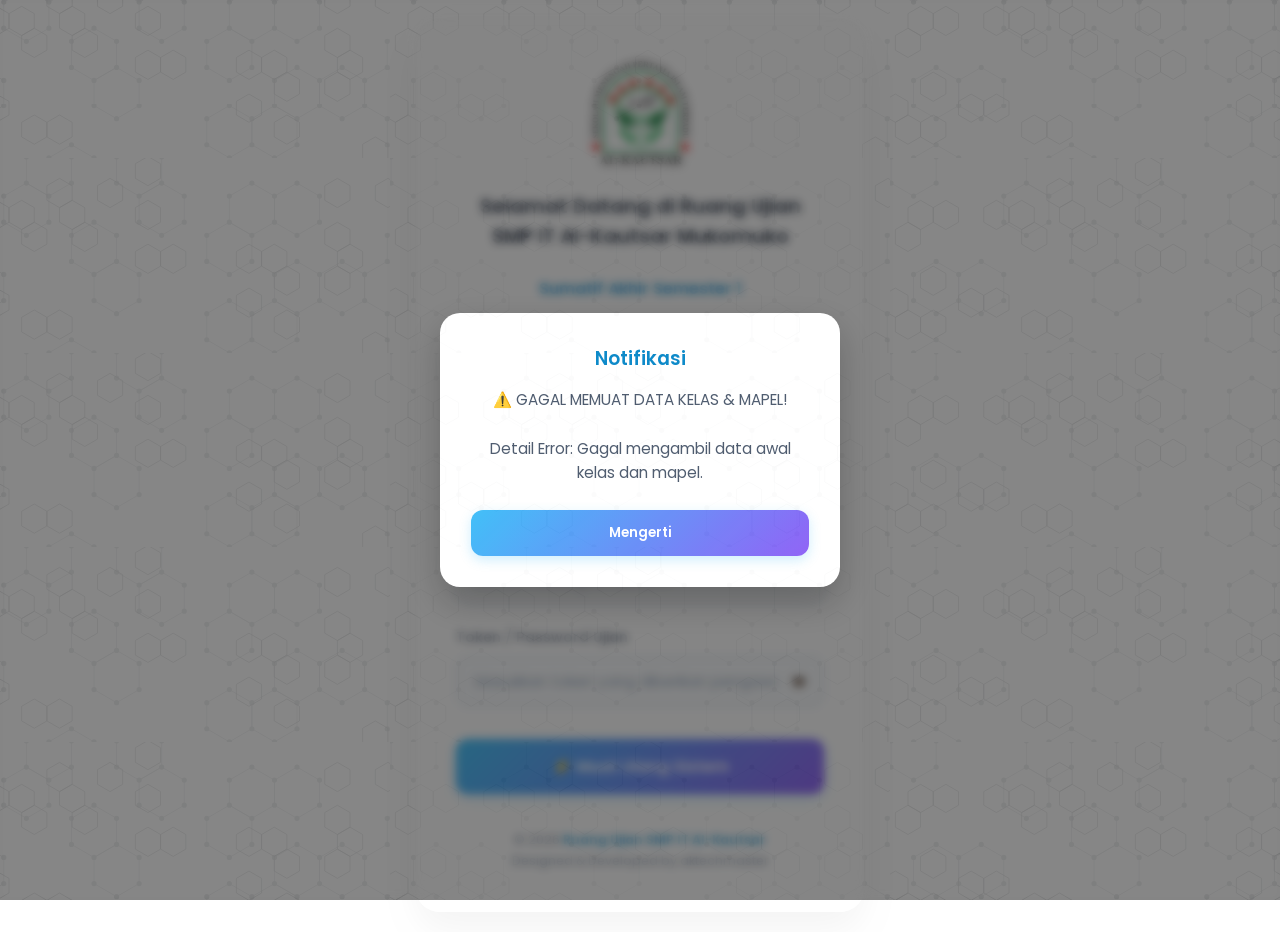
<file: index.html>
<!DOCTYPE html>
<html lang="id">
<head>
    <meta charset="UTF-8">
    <meta name="viewport" content="width=device-width, initial-scale=1.0">
    <title>Ruang Ujian CBT - SMP IT Al-Kautsar</title>
    <link rel="icon" href="smpit.png" type="image/png">
    <link href="https://fonts.googleapis.com/css2?family=Poppins:wght@300;400;500;600;700&display=swap" rel="stylesheet">
    <link rel="stylesheet" href="style.css">

    <!-- Custom CSS untuk Ukuran Seragam Tombol Kelas & Mapel -->
    <style>
        /* Ukuran seragam tombol kelas (Seukuran '9 BILINGUAL') */
        #kelasContainer button,
        #kelasContainer .btn-kelas {
            width: 135px !important;
            text-align: center;
            justify-content: center;
            box-sizing: border-box;
        }

        /* Ukuran seragam tombol mapel (Seukuran 'Tarjim') */
        #mapelContainer button,
        #mapelContainer .btn-mapel,
        #mapelContainer .mapel-btn {
            width: 85px !important;
            text-align: center;
            justify-content: center;
            box-sizing: border-box;
        }
    </style>
</head>
<body>

    <div class="login-container">
        <img src="smpit.png" alt="Logo SMP IT Al-Kautsar" class="logo" onerror="this.src='https://via.placeholder.com/100?text=LOGO'">
        
        <h1>Selamat Datang di Ruang Ujian<br>SMP IT Al-Kautsar Mukomuko</h1>
        <!-- Subtitle judul ujian dinamis dari CONFIG -->
        <p class="exam-title" style="text-align: center; font-weight: 600; color: #0284c7; margin-top: -10px; margin-bottom: 20px;"></p>

        <form id="loginForm">
            <div class="input-group">
                <label for="pilihKelas">Pilih Kelas</label>
                <div id="kelasContainer" style="display: flex; flex-wrap: wrap; gap: 8px; margin-top: 6px;"></div>
                <input type="hidden" id="pilihKelas" required>
            </div>

            <div class="input-group">
                <label for="pilihSiswa">Nama Siswa</label>
                <!-- Regex diperbarui agar mendukung nama dengan petik (') atau titik (.) -->
                <input type="text" id="pilihSiswa" list="listSiswa" placeholder="Ketik nama lengkap siswa..." autocomplete="off" required>
                <datalist id="listSiswa"></datalist>
                <div id="loadingSiswa" class="loader">Memuat data siswa dari server...</div>
            </div>

            <div class="input-group">
                <label for="pilihMapel">Pilih Mata Pelajaran</label>
                <div id="mapelContainer" style="display: flex; flex-wrap: wrap; gap: 8px; margin-top: 6px;"></div>
                <input type="hidden" id="pilihMapel" required>
            </div>

            <div class="input-group">
                <label for="emailSiswa">Email Anda</label>
                <input type="email" id="emailSiswa" placeholder="contoh: siswa@email.com" required>
            </div>
            
            <div class="input-group">
                <label for="tokenUjian">Token / Password Ujian</label>
                <div style="position: relative;">
                    <input type="password" id="tokenUjian" placeholder="Masukkan token yang diberikan pengawas" required style="padding-right: 45px;">
                    <span id="toggleToken" style="position: absolute; right: 15px; top: 50%; transform: translateY(-50%); cursor: pointer; user-select: none;">👁️</span>
                </div>
            </div>

            <button type="submit" class="btn-submit" id="btnSubmit" disabled>Memuat Sistem...</button>
        </form>

        <div class="footer-credit">
            &copy; 2026 <span>Ruang Ujian SMP IT Al-Kautsar</span> <br>
            Designed & Developed by aktechmaster
        </div>
    </div>

    <!-- Modal Alert Custom -->
    <div id="exambroAlertModal" style="display: none; position: fixed; z-index: 999999; left: 0; top: 0; width: 100%; height: 100%; background: rgba(0,0,0,0.5); backdrop-filter: blur(5px); justify-content: center; align-items: center;">
        <div style="background: #ffffff; padding: 30px; border-radius: 20px; width: 90%; max-width: 400px; text-align: center; box-shadow: 0 15px 35px rgba(0,0,0,0.25); border: 1px solid rgba(255,255,255,0.3);">
            <h3 style="color: #0284c7; margin-bottom: 15px; font-weight: 600;">Notifikasi</h3>
            <p id="exambroAlertMessage" style="color: #475569; font-size: 0.95rem; line-height: 1.6; margin-bottom: 25px; white-space: pre-line;"></p>
            <button onclick="tutupExambroAlert()" style="width: 100%; padding: 13px; background: linear-gradient(135deg, #38bdf8, #8b5cf6); border: none; border-radius: 12px; color: white; font-weight: 600; cursor: pointer; box-shadow: 0 4px 12px rgba(56, 189, 248, 0.25);">Mengerti</button>
        </div>
    </div>

    <!-- Pemuatan Skrip dari Folder js/ -->
    <script src="js/config.js"></script>
    <script src="js/api.js"></script>
    <script src="js/ui.js"></script>
    <script src="js/app.js"></script>
</body>
</html>
</file>
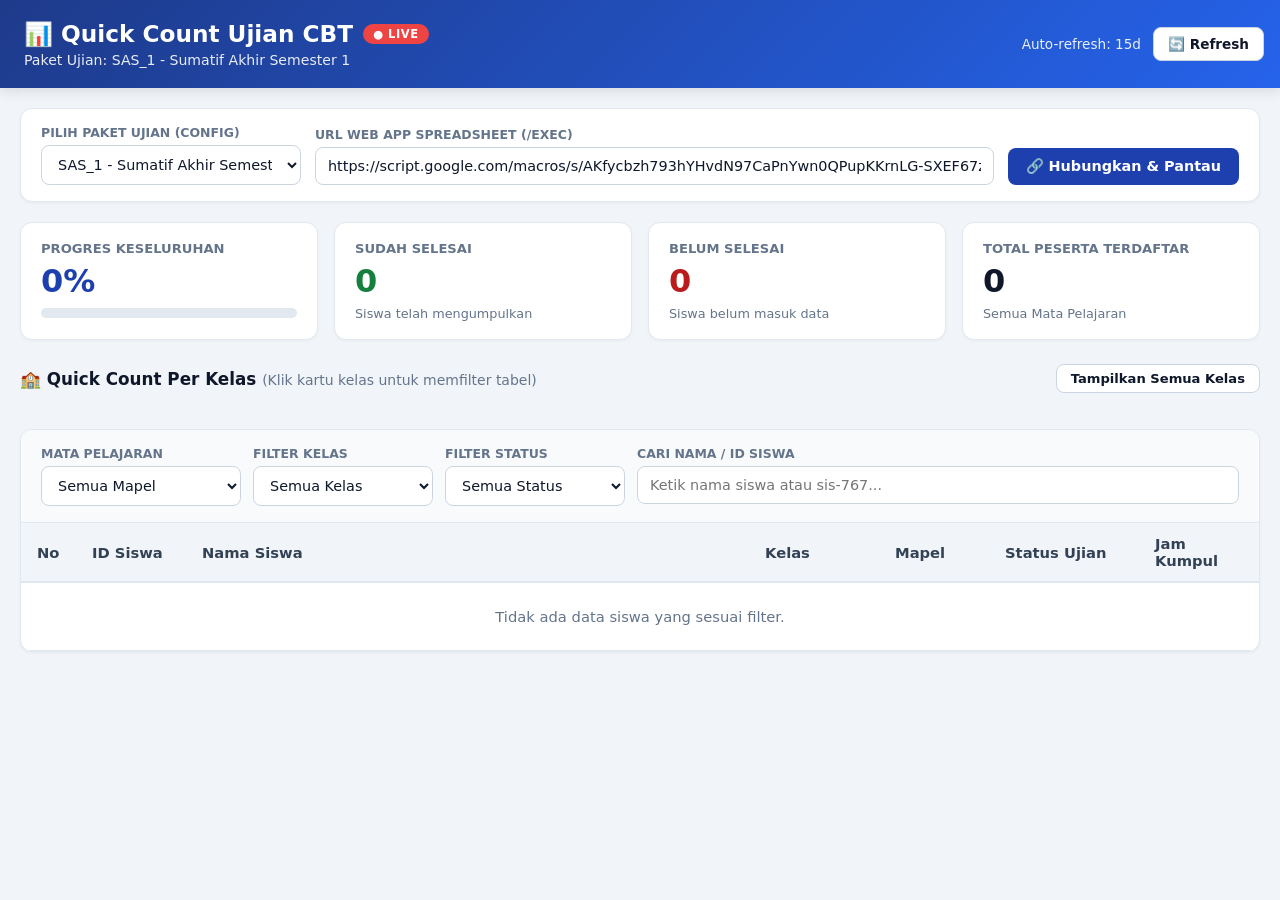
<file: monitor.html>
<!DOCTYPE html>
<html lang="id">
<head>
    <meta charset="UTF-8">
    <!-- Memaksa browser HP merender tampilan desktop selebar 1280px secara default -->
    <meta name="viewport" content="width=1280">
    <title>Quick Count & Monitor Ujian Real-Time</title>
    <script src="js/config.js"></script>
    <style>
        :root {
            --primary: #1e40af;
            --primary-light: #dbeafe;
            --success: #15803d;
            --success-bg: #dcfce7;
            --warning: #b45309;
            --warning-bg: #fef3c7;
            --danger: #b91c1c;
            --danger-bg: #fee2e2;
            --bg: #f1f5f9;
            --card: #ffffff;
            --text: #0f172a;
            --muted: #64748b;
            --border: #e2e8f0;
        }
        * { box-sizing: border-box; margin: 0; padding: 0; font-family: 'Segoe UI', system-ui, -apple-system, sans-serif; }
        
        /* Mengunci lebar minimum halaman agar layout desktop tidak pernah menyempit */
        html, body {
            min-width: 1280px;
            background: var(--bg);
            color: var(--text);
            padding-bottom: 40px;
        }

        /* Header */
        .header {
            background: linear-gradient(135deg, #1e3a8a, #2563eb);
            color: white;
            padding: 20px 24px;
            box-shadow: 0 4px 12px rgba(0,0,0,0.1);
        }
        .header-inner {
            width: 1240px;
            margin: 0 auto;
            display: flex;
            justify-content: space-between;
            align-items: center;
            gap: 15px;
        }
        .header h1 { font-size: 1.45rem; display: flex; align-items: center; gap: 10px; }
        .live-badge {
            background: #ef4444;
            color: white;
            font-size: 0.72rem;
            font-weight: 700;
            padding: 3px 10px;
            border-radius: 999px;
            letter-spacing: 0.5px;
            animation: pulse 1.5s infinite;
        }
        @keyframes pulse {
            0%, 100% { opacity: 1; }
            50% { opacity: 0.55; }
        }
        .header-meta { font-size: 0.88rem; opacity: 0.9; margin-top: 4px; }

        .container { width: 1240px; margin: 20px auto; padding: 0; }

        /* Panel Konfigurasi Sumber Data */
        .config-card {
            background: var(--card);
            border: 1px solid var(--border);
            border-radius: 12px;
            padding: 16px 20px;
            margin-bottom: 20px;
            box-shadow: 0 1px 3px rgba(0,0,0,0.05);
        }
        .config-grid {
            display: grid;
            grid-template-columns: 260px 1fr auto;
            gap: 14px;
            align-items: end;
        }
        .form-group label {
            display: block;
            font-size: 0.78rem;
            font-weight: 600;
            color: var(--muted);
            margin-bottom: 5px;
            text-transform: uppercase;
        }
        select, input[type="text"] {
            width: 100%;
            padding: 10px 12px;
            border: 1px solid #cbd5e1;
            border-radius: 8px;
            font-size: 0.9rem;
            background: #fff;
            color: var(--text);
        }
        select:focus, input:focus { outline: none; border-color: var(--primary); box-shadow: 0 0 0 3px var(--primary-light); }
        .btn {
            padding: 10px 18px;
            border: none;
            border-radius: 8px;
            font-weight: 600;
            font-size: 0.9rem;
            cursor: pointer;
            transition: 0.2s;
            display: inline-flex;
            align-items: center;
            gap: 6px;
            white-space: nowrap;
        }
        .btn-primary { background: var(--primary); color: white; }
        .btn-primary:hover { background: #1d4ed8; }
        .btn-outline { background: white; border: 1px solid #cbd5e1; color: var(--text); }
        .btn-outline:hover { background: #f8fafc; }

        /* Statistik Utama (4 Kolom Sejajar Desktop) */
        .summary-grid {
            display: grid;
            grid-template-columns: repeat(4, 1fr);
            gap: 16px;
            margin-bottom: 24px;
        }
        .stat-card {
            background: var(--card);
            border: 1px solid var(--border);
            border-radius: 12px;
            padding: 18px 20px;
            box-shadow: 0 1px 3px rgba(0,0,0,0.04);
        }
        .stat-label { font-size: 0.82rem; color: var(--muted); font-weight: 600; }
        .stat-value { font-size: 2rem; font-weight: 800; margin: 6px 0; }
        .stat-sub { font-size: 0.8rem; color: var(--muted); }
        .progress-track {
            width: 100%;
            height: 10px;
            background: #e2e8f0;
            border-radius: 999px;
            overflow: hidden;
            margin-top: 8px;
        }
        .progress-fill {
            height: 100%;
            background: linear-gradient(90deg, #16a34a, #22c55e);
            transition: width 0.5s ease;
        }

        /* Quick Count Per Kelas (5 Kolom Sejajar Desktop) */
        .section-title {
            font-size: 1.05rem;
            font-weight: 700;
            margin-bottom: 12px;
            display: flex;
            justify-content: space-between;
            align-items: center;
        }
        .kelas-grid {
            display: grid;
            grid-template-columns: repeat(5, 1fr);
            gap: 12px;
            margin-bottom: 24px;
        }
        .kelas-card {
            background: var(--card);
            border: 2px solid var(--border);
            border-radius: 10px;
            padding: 14px;
            cursor: pointer;
            transition: 0.2s;
        }
        .kelas-card:hover { border-color: #93c5fd; transform: translateY(-2px); }
        .kelas-card.active { border-color: var(--primary); background: #eff6ff; }
        .kelas-top { display: flex; justify-content: space-between; align-items: center; font-weight: 700; margin-bottom: 6px; }
        .kelas-pct { font-size: 0.85rem; color: var(--success); }
        .kelas-count { font-size: 0.8rem; color: var(--muted); margin-bottom: 6px; }

        /* Filter & Tabel Siswa */
        .table-card {
            background: var(--card);
            border: 1px solid var(--border);
            border-radius: 12px;
            overflow: hidden;
            box-shadow: 0 1px 3px rgba(0,0,0,0.05);
        }
        .filter-bar {
            padding: 16px 20px;
            background: #f8fafc;
            border-bottom: 1px solid var(--border);
            display: grid;
            grid-template-columns: 200px 180px 180px 1fr;
            gap: 12px;
        }
        .table-wrap { max-height: 620px; overflow-y: auto; }
        table { width: 100%; border-collapse: collapse; text-align: left; font-size: 0.92rem; }
        th {
            background: #f1f5f9;
            padding: 12px 16px;
            font-weight: 700;
            color: #334155;
            border-bottom: 2px solid var(--border);
            position: sticky;
            top: 0;
            z-index: 10;
        }
        td { padding: 11px 16px; border-bottom: 1px solid var(--border); }
        tr:hover td { background: #f8fafc; }

        .badge {
            display: inline-flex;
            align-items: center;
            gap: 5px;
            padding: 4px 12px;
            border-radius: 999px;
            font-size: 0.78rem;
            font-weight: 700;
        }
        .badge-selesai { background: var(--success-bg); color: var(--success); border: 1px solid #86efac; }
        .badge-belum { background: var(--danger-bg); color: var(--danger); border: 1px solid #fca5a5; }
        .id-pill {
            font-family: monospace;
            background: #f1f5f9;
            padding: 2px 7px;
            border-radius: 5px;
            font-size: 0.82rem;
            color: #475569;
        }
    </style>
</head>
<body>

<div class="header">
    <div class="header-inner">
        <div>
            <h1>📊 Quick Count Ujian CBT <span class="live-badge">● LIVE</span></h1>
            <div class="header-meta" id="subtitleUjian">Memuat konfigurasi ujian...</div>
        </div>
        <div style="display: flex; align-items: center; gap: 12px;">
            <span id="countdownText" style="font-size: 0.85rem; opacity: 0.9;">Auto-refresh: 15d</span>
            <button class="btn btn-outline" onclick="refreshDataManual()" style="padding: 8px 14px; font-size: 0.85rem;">🔄 Refresh</button>
        </div>
    </div>
</div>

<div class="container">
    <!-- Pengaturan Sumber Spreadsheet (/exec) -->
    <div class="config-card">
        <div class="config-grid">
            <div class="form-group">
                <label>Pilih Paket Ujian (Config)</label>
                <select id="selectPaketUjian" onchange="gantiPaketUjian()">
                    <option value="CUSTOM">-- Input URL Manual --</option>
                </select>
            </div>
            <div class="form-group">
                <label>URL Web App Spreadsheet (/exec)</label>
                <input type="text" id="inputExecUrl" placeholder="https://script.google.com/macros/s/.../exec">
            </div>
            <div>
                <button class="btn btn-primary" onclick="terapkanExecUrl()">🔗 Hubungkan & Pantau</button>
            </div>
        </div>
    </div>

    <!-- Statistik Ringkasan Quick Count -->
    <div class="summary-grid">
        <div class="stat-card">
            <div class="stat-label">PROGRES KESELURUHAN</div>
            <div class="stat-value" id="statPersen" style="color: var(--primary);">0%</div>
            <div class="progress-track"><div class="progress-fill" id="statBar" style="width: 0%;"></div></div>
        </div>
        <div class="stat-card">
            <div class="stat-label">SUDAH SELESAI</div>
            <div class="stat-value" id="statSelesai" style="color: var(--success);">0</div>
            <div class="stat-sub">Siswa telah mengumpulkan</div>
        </div>
        <div class="stat-card">
            <div class="stat-label">BELUM SELESAI</div>
            <div class="stat-value" id="statBelum" style="color: var(--danger);">0</div>
            <div class="stat-sub">Siswa belum masuk data</div>
        </div>
        <div class="stat-card">
            <div class="stat-label">TOTAL PESERTA TERDAFTAR</div>
            <div class="stat-value" id="statTotal">0</div>
            <div class="stat-sub" id="statMapelInfo">Semua Mata Pelajaran</div>
        </div>
    </div>

    <!-- Quick Count Per Kelas -->
    <div class="section-title">
        <span>🏫 Quick Count Per Kelas <small style="font-weight: normal; color: var(--muted);">(Klik kartu kelas untuk memfilter tabel)</small></span>
        <button class="btn btn-outline" onclick="pilihKelas('ALL')" style="padding: 6px 14px; font-size: 0.82rem;">Tampilkan Semua Kelas</button>
    </div>
    <div class="kelas-grid" id="kelasGrid"></div>

    <!-- Tabel Status Siswa -->
    <div class="table-card">
        <div class="filter-bar">
            <div class="form-group">
                <label>Mata Pelajaran</label>
                <select id="filterMapel" onchange="renderDashboard()">
                    <option value="ALL">Semua Mapel</option>
                </select>
            </div>
            <div class="form-group">
                <label>Filter Kelas</label>
                <select id="filterKelas" onchange="renderDashboard()">
                    <option value="ALL">Semua Kelas</option>
                </select>
            </div>
            <div class="form-group">
                <label>Filter Status</label>
                <select id="filterStatus" onchange="renderDashboard()">
                    <option value="ALL">Semua Status</option>
                    <option value="SELESAI">✅ Selesai</option>
                    <option value="BELUM">⏳ Belum Selesai</option>
                </select>
            </div>
            <div class="form-group">
                <label>Cari Nama / ID Siswa</label>
                <input type="text" id="filterSearch" placeholder="Ketik nama siswa atau sis-767..." oninput="renderDashboard()">
            </div>
        </div>

        <div class="table-wrap">
            <table>
                <thead>
                    <tr>
                        <th style="width: 55px;">No</th>
                        <th style="width: 110px;">ID Siswa</th>
                        <th>Nama Siswa</th>
                        <th style="width: 130px;">Kelas</th>
                        <th style="width: 110px;">Mapel</th>
                        <th style="width: 150px;">Status Ujian</th>
                        <th style="width: 120px;">Jam Kumpul</th>
                    </tr>
                </thead>
                <tbody id="tabelBody">
                    <tr><td colspan="7" style="text-align:center; padding: 30px; color: var(--muted);">Memuat data siswa...</td></tr>
                </tbody>
            </table>
        </div>
    </div>
</div>

<script>
    let masterSiswa = [];
    let daftarMapel = [];
    let dataSubmit = [];
    let countdown = 15;
    let timerId = null;

    function parseCSV(csvText) {
        const lines = csvText.split(/\r?\n/).filter(l => l.trim() !== '');
        if (lines.length < 2) return [];
        const parseLine = (row) => {
            const vals = [];
            let cur = '', inQ = false;
            for (let i = 0; i < row.length; i++) {
                const c = row[i];
                if (c === '"') inQ = !inQ;
                else if (c === ',' && !inQ) { vals.push(cur.trim().replace(/^"|"$/g, '')); cur = ''; }
                else cur += c;
            }
            vals.push(cur.trim().replace(/^"|"$/g, ''));
            return vals;
        };
        const headers = parseLine(lines[0]).map(h => h.toLowerCase());
        return lines.slice(1).map(line => {
            const vals = parseLine(line);
            const obj = {};
            headers.forEach((h, i) => obj[h] = vals[i] !== undefined ? vals[i] : "");
            return obj;
        });
    }

    document.addEventListener("DOMContentLoaded", async () => {
        isiDropdownUjian();
        await muatDatabaseMaster();
        await ambilDataSubmit();
        mulaiAutoRefresh();
    });

    function isiDropdownUjian() {
        const sel = document.getElementById("selectPaketUjian");
        const inputUrl = document.getElementById("inputExecUrl");

        if (typeof CONFIG !== "undefined" && CONFIG.LIST_UJIAN) {
            Object.keys(CONFIG.LIST_UJIAN).forEach(key => {
                const item = CONFIG.LIST_UJIAN[key];
                const opt = document.createElement("option");
                opt.value = key;
                opt.textContent = `${key} - ${item.nama}`;
                sel.appendChild(opt);
            });

            const savedCustomUrl = localStorage.getItem("monitor_custom_exec_url");
            const savedPaket = localStorage.getItem("monitor_selected_paket");

            if (savedPaket && CONFIG.LIST_UJIAN[savedPaket]) {
                sel.value = savedPaket;
                inputUrl.value = CONFIG.LIST_UJIAN[savedPaket].submit_url || "";
            } else if (savedCustomUrl) {
                sel.value = "CUSTOM";
                inputUrl.value = savedCustomUrl;
            } else if (CONFIG.UJIAN_AKTIF && CONFIG.LIST_UJIAN[CONFIG.UJIAN_AKTIF]) {
                sel.value = CONFIG.UJIAN_AKTIF;
                inputUrl.value = CONFIG.LIST_UJIAN[CONFIG.UJIAN_AKTIF].submit_url || "";
            }
        }
        updateSubtitle();
    }

    function gantiPaketUjian() {
        const key = document.getElementById("selectPaketUjian").value;
        const inputUrl = document.getElementById("inputExecUrl");
        if (key !== "CUSTOM" && typeof CONFIG !== "undefined" && CONFIG.LIST_UJIAN[key]) {
            inputUrl.value = CONFIG.LIST_UJIAN[key].submit_url || "";
            localStorage.setItem("monitor_selected_paket", key);
            localStorage.removeItem("monitor_custom_exec_url");
            updateSubtitle();
            ambilDataSubmit();
        }
    }

    function terapkanExecUrl() {
        const url = document.getElementById("inputExecUrl").value.trim();
        if (!url) {
            alert("Silakan masukkan URL /exec Spreadsheet terlebih dahulu.");
            return;
        }
        document.getElementById("selectPaketUjian").value = "CUSTOM";
        localStorage.setItem("monitor_custom_exec_url", url);
        localStorage.removeItem("monitor_selected_paket");
        updateSubtitle();
        ambilDataSubmit();
    }

    function updateSubtitle() {
        const sel = document.getElementById("selectPaketUjian");
        const label = sel.options[sel.selectedIndex] ? sel.options[sel.selectedIndex].text : "Ujian Aktif";
        document.getElementById("subtitleUjian").textContent = `Paket Ujian: ${label}`;
    }

    async function muatDatabaseMaster() {
        if (typeof CONFIG === "undefined" || !CONFIG.URL_DATA_SISWA) return;
        try {
            const [resSiswa, resToken] = await Promise.all([
                fetch(CONFIG.URL_DATA_SISWA),
                CONFIG.URL_TOKEN_MAPEL ? fetch(CONFIG.URL_TOKEN_MAPEL) : Promise.resolve(null)
            ]);

            const textSiswa = await resSiswa.text();
            masterSiswa = parseCSV(textSiswa).filter(s => s.nama && s.kelas);

            const kelasUnik = [...new Set(masterSiswa.map(s => s.kelas))];
            const selKelas = document.getElementById("filterKelas");
            kelasUnik.forEach(k => {
                const opt = document.createElement("option");
                opt.value = k;
                opt.textContent = k;
                selKelas.appendChild(opt);
            });

            if (resToken) {
                const textToken = await resToken.text();
                const parsedToken = parseCSV(textToken);
                daftarMapel = [...new Set(parsedToken.map(t => t.mapel).filter(Boolean))];
                const selMapel = document.getElementById("filterMapel");
                daftarMapel.forEach(m => {
                    const opt = document.createElement("option");
                    opt.value = m;
                    opt.textContent = m;
                    selMapel.appendChild(opt);
                });
                if (daftarMapel.length > 0) {
                    selMapel.value = daftarMapel[0];
                }
            }
        } catch (err) {
            console.error("Gagal memuat master siswa:", err);
        }
    }

    async function ambilDataSubmit() {
        const execUrl = document.getElementById("inputExecUrl").value.trim();
        if (!execUrl || execUrl.includes("GANTI_DENGAN_URL")) {
            dataSubmit = [];
            renderDashboard();
            return;
        }

        try {
            const res = await fetch(execUrl);
            const json = await res.json();
            if (json && json.status === "success") {
                dataSubmit = json.data || [];

                const selMapel = document.getElementById("filterMapel");
                const existingOpts = Array.from(selMapel.options).map(o => o.value.toUpperCase());
                dataSubmit.forEach(d => {
                    if (d.mapel && !existingOpts.includes(d.mapel.toUpperCase())) {
                        const opt = document.createElement("option");
                        opt.value = d.mapel;
                        opt.textContent = d.mapel;
                        selMapel.appendChild(opt);
                        existingOpts.push(d.mapel.toUpperCase());
                    }
                });
            }
        } catch (err) {
            console.warn("Menunggu respons GAS (pastikan doGet sudah di-deploy):", err);
        }
        renderDashboard();
    }

    function pilihKelas(kelas) {
        document.getElementById("filterKelas").value = kelas;
        renderDashboard();
    }

    function renderDashboard() {
        const mapelDipilih = document.getElementById("filterMapel").value;
        const kelasDipilih = document.getElementById("filterKelas").value;
        const statusDipilih = document.getElementById("filterStatus").value;
        const keyword = document.getElementById("filterSearch").value.trim().toLowerCase();

        const submitFilteredMapel = mapelDipilih === "ALL"
            ? dataSubmit
            : dataSubmit.filter(d => d.mapel.toLowerCase() === mapelDipilih.toLowerCase());

        const hasilGabungan = masterSiswa.map(siswa => {
            const idMaster = (siswa.id || siswa.id_siswa || "").trim().toLowerCase();
            const namaMaster = siswa.nama.trim().toLowerCase();
            const kelasMaster = siswa.kelas.trim().toLowerCase();

            const rekaman = submitFilteredMapel.find(sub => {
                const idSub = (sub.id_siswa || "").trim().toLowerCase();
                if (idMaster && idSub && idSub !== "-") {
                    return idMaster === idSub;
                }
                return sub.nama.trim().toLowerCase() === namaMaster && sub.kelas.trim().toLowerCase() === kelasMaster;
            });

            return {
                id: siswa.id || siswa.id_siswa || "-",
                nama: siswa.nama,
                kelas: siswa.kelas,
                mapel: rekaman ? rekaman.mapel : (mapelDipilih === "ALL" ? "-" : mapelDipilih),
                selesai: Boolean(rekaman),
                jam_kumpul: rekaman ? rekaman.jam_kumpul : "-"
            };
        });

        const basisStat = kelasDipilih === "ALL"
            ? hasilGabungan
            : hasilGabungan.filter(s => s.kelas === kelasDipilih);

        const total = basisStat.length;
        const selesaiCount = basisStat.filter(s => s.selesai).length;
        const belumCount = total - selesaiCount;
        const persen = total > 0 ? ((selesaiCount / total) * 100).toFixed(1) : 0;

        document.getElementById("statPersen").textContent = `${persen}%`;
        document.getElementById("statBar").style.width = `${persen}%`;
        document.getElementById("statSelesai").textContent = selesaiCount;
        document.getElementById("statBelum").textContent = belumCount;
        document.getElementById("statTotal").textContent = total;
        document.getElementById("statMapelInfo").textContent = mapelDipilih === "ALL" ? "Semua Mata Pelajaran" : `Mapel: ${mapelDipilih}`;

        const kelasUnik = [...new Set(masterSiswa.map(s => s.kelas))];
        const kelasGrid = document.getElementById("kelasGrid");
        kelasGrid.innerHTML = kelasUnik.map(kls => {
            const siswaKls = hasilGabungan.filter(s => s.kelas === kls);
            const totKls = siswaKls.length;
            const selKls = siswaKls.filter(s => s.selesai).length;
            const pctKls = totKls > 0 ? Math.round((selKls / totKls) * 100) : 0;
            const isActive = kelasDipilih === kls ? "active" : "";

            return `
                <div class="kelas-card ${isActive}" onclick="pilihKelas('${kls}')">
                    <div class="kelas-top">
                        <span>${kls}</span>
                        <span class="kelas-pct">${pctKls}%</span>
                    </div>
                    <div class="kelas-count">${selKls} / ${totKls} Selesai</div>
                    <div class="progress-track" style="height: 6px;">
                        <div class="progress-fill" style="width: ${pctKls}%;"></div>
                    </div>
                </div>
            `;
        }).join("");

        let dataTabel = basisStat;
        if (statusDipilih === "SELESAI") dataTabel = dataTabel.filter(s => s.selesai);
        if (statusDipilih === "BELUM") dataTabel = dataTabel.filter(s => !s.selesai);
        if (keyword) {
            dataTabel = dataTabel.filter(s =>
                s.nama.toLowerCase().includes(keyword) || s.id.toLowerCase().includes(keyword)
            );
        }

        const tbody = document.getElementById("tabelBody");
        if (dataTabel.length === 0) {
            tbody.innerHTML = `<tr><td colspan="7" style="text-align:center; padding: 25px; color: var(--muted);">Tidak ada data siswa yang sesuai filter.</td></tr>`;
            return;
        }

        tbody.innerHTML = dataTabel.map((s, idx) => `
            <tr>
                <td>${idx + 1}</td>
                <td><span class="id-pill">${s.id}</span></td>
                <td style="font-weight: 600;">${s.nama}</td>
                <td>${s.kelas}</td>
                <td>${s.mapel}</td>
                <td>
                    ${s.selesai
                        ? `<span class="badge badge-selesai">✅ SELESAI</span>`
                        : `<span class="badge badge-belum">⏳ BELUM</span>`}
                </td>
                <td style="color: var(--muted); font-size: 0.85rem;">${s.jam_kumpul}</td>
            </tr>
        `).join("");
    }

    function mulaiAutoRefresh() {
        if (timerId) clearInterval(timerId);
        timerId = setInterval(() => {
            countdown--;
            if (countdown <= 0) {
                countdown = 15;
                ambilDataSubmit();
            }
            document.getElementById("countdownText").textContent = `Auto-refresh: ${countdown}d`;
        }, 1000);
    }

    function refreshDataManual() {
        countdown = 15;
        document.getElementById("countdownText").textContent = `Memperbarui...`;
        ambilDataSubmit();
    }
</script>

</body>
</html>
</file>
<file: style.css>
/* CSS RESET & VARIABLES */
* {
    margin: 0;
    padding: 0;
    box-sizing: border-box;
    font-family: 'Poppins', sans-serif;
}

body {
    background-color: #FFFFFF; 
    background-image: url("Hexagon.svg");
    background-repeat: repeat;
    background-size: 500px auto;
    background-position: center center;
    background-attachment: fixed;
    opacity: 0.95;
    min-height: 100vh;
    display: flex;
    justify-content: center;
    align-items: center;
    position: relative;
    padding: 20px;
}

body::before {
    content: "";
    position: absolute;
    inset: 0;
    background: rgba(255, 255, 255, 0.7);
    z-index: 0;
    pointer-events: none;
}

.konten {
    position: relative;
    z-index: 1;
}

/* GLASSMORPHISM CONTAINER */
.login-container {
    background: rgba(255, 255, 255, 0.6);
    backdrop-filter: blur(20px);
    -webkit-backdrop-filter: blur(20px);
    border: 1px solid rgba(255, 255, 255, 0.5);
    border-radius: 25px;
    padding: 40px;
    width: 100%;
    max-width: 450px;
    box-shadow: 0 20px 40px rgba(0, 0, 0, 0.05);
    text-align: center;
    z-index: 1;
}

/* LOGO & TYPOGRAPHY */
.logo {
    width: 100px;
    height: auto;
    margin-bottom: 20px;
    filter: drop-shadow(0px 4px 6px rgba(0,0,0,0.1));
}

h1 {
    font-size: 1.25rem;
    font-weight: 600;
    margin-bottom: 35px;
    line-height: 1.5;
    color: #1e293b; 
}

/* FORM ELEMENTS */
.input-group {
    margin-bottom: 22px;
    text-align: left;
}

label {
    display: block;
    font-size: 0.88rem;
    margin-bottom: 8px;
    color: #475569; 
    font-weight: 500;
}

select, input[type="password"], input[type="email"], input[type="text"] {
    width: 100%;
    padding: 13px 18px;
    background: #f8fafc; 
    border: 1px solid #cbd5e1;
    border-radius: 12px;
    color: #1e293b; 
    font-size: 0.95rem;
    outline: none;
    transition: all 0.3s ease;
}

input#pilihSiswa {
    background-image: url("data:image/svg+xml;charset=UTF-8,%3csvg xmlns='http://www.w3.org/2000/svg' viewBox='0 0 24 24' fill='none' stroke='%23475569' stroke-width='2' stroke-linecap='round' stroke-linejoin='round'%3e%3cpath d='M20 21v-2a4 4 0 0 0-4-4H8a4 4 0 0 0-4 4v2'%3e%3c/path%3e%3ccircle cx='12' cy='7' r='4'%3e%3c/circle%3e%3c/svg%3e");
    background-repeat: no-repeat;
    background-position: right 18px center;
    background-size: 18px;
    padding-right: 48px;
}

select {
    appearance: none; 
    background-image: url("data:image/svg+xml;charset=UTF-8,%3csvg xmlns='http://www.w3.org/2000/svg' viewBox='0 0 24 24' fill='none' stroke='%23475569' stroke-width='2' stroke-linecap='round' stroke-linejoin='round'%3e%3cpolyline points='6 9 12 15 18 9'%3e%3c/polyline%3e%3c/svg%3e");
    background-repeat: no-repeat;
    background-position: right 18px center;
    background-size: 16px;
    cursor: pointer;
}

select option {
    background: #ffffff;
    color: #1e293b;
}

select:disabled {
    background: #f1f5f9;
    color: #94a3b8;
    cursor: not-allowed;
    border-color: #e2e8f0;
}

input[type="password"]::placeholder, input[type="email"]::placeholder, input[type="text"]::placeholder {
    color: #94a3b8;
}

select:focus, input[type="password"]:focus, input[type="email"]:focus, input[type="text"]:focus {
    background: #ffffff;
    border-color: #38bdf8;
    box-shadow: 0 0 10px rgba(56, 189, 248, 0.15);
}

/* BUTTONS */
.btn-submit {
    width: 100%;
    padding: 15px;
    background: linear-gradient(135deg, #38bdf8, #8b5cf6);
    border: none;
    border-radius: 12px;
    color: white;
    font-size: 1rem;
    font-weight: 600;
    cursor: pointer;
    transition: all 0.3s ease;
    margin-top: 10px;
    box-shadow: 0 4px 12px rgba(56, 189, 248, 0.25);
}

.btn-submit:hover {
    transform: translateY(-2px);
    box-shadow: 0 6px 18px rgba(56, 189, 248, 0.4);
}

.btn-submit:disabled {
    background: #94a3b8;
    cursor: not-allowed;
    box-shadow: none;
    transform: none;
}

.btn-opsi {
    padding: 10px 14px;
    background-color: #f8fafc;
    border: 1px solid #cbd5e1;
    border-radius: 8px;
    cursor: pointer;
    font-size: 0.9rem;
    font-family: inherit;
    color: #334155;
    transition: all 0.2s ease;
}

.btn-opsi:hover {
    background-color: #f1f5f9;
    border-color: #94a3b8;
}

.btn-opsi.selected {
    background: linear-gradient(135deg, #38bdf8, #8b5cf6);
    color: #ffffff;
    border: none;
    font-weight: 600;
    box-shadow: 0 4px 10px rgba(56, 189, 248, 0.2);
}

/* FOOTER */
.footer-credit {
    margin-top: 35px;
    font-size: 0.78rem;
    color: #64748b; 
    line-height: 1.7;
}

.footer-credit span {
    font-weight: 600;
    color: #0284c7;
}




/* LOADER */
.loader {
    display: none;
    font-size: 0.8rem;
    color: #0284c7;
    margin-top: 6px;
    font-weight: 500;
}

/* GRID KELAS (2 KOLOM - Teks Panjang) */
#containerKelas, #gridKelas, .grid-kelas {
    display: grid !important;
    grid-template-columns: repeat(2, 1fr) !important;
    gap: 10px !important;
    width: 100%;
    margin-top: 8px;
}

/* GRID MATA PELAJARAN (3 KOLOM - Teks Singkat) */
#containerMapel, #gridMapel, .grid-mapel {
    display: grid !important;
    grid-template-columns: repeat(3, 1fr) !important; /* 👈 3 Kolom untuk Mapel */
    gap: 10px !important;
    width: 100%;
    margin-top: 8px;
}

/* CARA CADANGAN (Jika ID container tidak diketahui) */
/* Kelas: input-group pertama */
.input-group:nth-of-type(1) > div:not(.loader) {
    display: grid !important;
    grid-template-columns: repeat(2, 1fr) !important;
    gap: 10px !important;
}

/* Mata Pelajaran: input-group ketiga */
.input-group:nth-of-type(3) > div:not(.loader) {
    display: grid !important;
    grid-template-columns: repeat(3, 1fr) !important;
    gap: 10px !important;
}

/* Modal Overlay Backdrop */
#customAlertModal {
    display: none;
    position: fixed;
    top: 0;
    left: 0;
    width: 100vw;
    height: 100vh;
    background-color: rgba(15, 23, 42, 0.65);
    backdrop-filter: blur(4px);
    z-index: 99999;
    justify-content: center;
    align-items: center;
    padding: 16px;
}

/* Kotak Utama Modal */
#customAlertModal > div {
    background: #ffffff;
    width: 100%;
    max-width: 400px;
    border-radius: 16px;
    box-shadow: 0 20px 25px -5px rgba(0, 0, 0, 0.1), 0 8px 10px -6px rgba(0, 0, 0, 0.1);
    overflow: hidden;
    animation: modalPop 0.25s cubic-bezier(0.16, 1, 0.3, 1);
}

@keyframes modalPop {
    from { opacity: 0; transform: scale(0.92) translateY(10px); }
    to { opacity: 1; transform: scale(1) translateY(0); }
}

/* Judul Modal */
#customAlertTitle {
    background-color: #2563eb;
    color: #ffffff;
    padding: 16px 20px;
    font-size: 1.1rem;
    font-weight: 600;
    margin: 0;
}

/* Isi Pesan */
#customAlertMessage {
    padding: 20px;
    color: #334155;
    font-size: 0.95rem;
    line-height: 1.6;
    white-space: pre-line;
}

/* Tombol OK & Batal */
#customAlertBtnOk, #customAlertBtnCancel {
    border: none;
    padding: 10px 24px;
    border-radius: 8px;
    font-weight: 600;
    font-size: 0.9rem;
    cursor: pointer;
    transition: background 0.2s;
}

#customAlertBtnOk {
    background-color: #2563eb;
    color: #ffffff;
}

#customAlertBtnOk:hover {
    background-color: #1d4ed8;
}

#customAlertBtnCancel {
    background-color: #f1f5f9;
    color: #64748b;
    margin-right: 8px;
}

#customAlertBtnCancel:hover {
    background-color: #e2e8f0;
}
</file>
